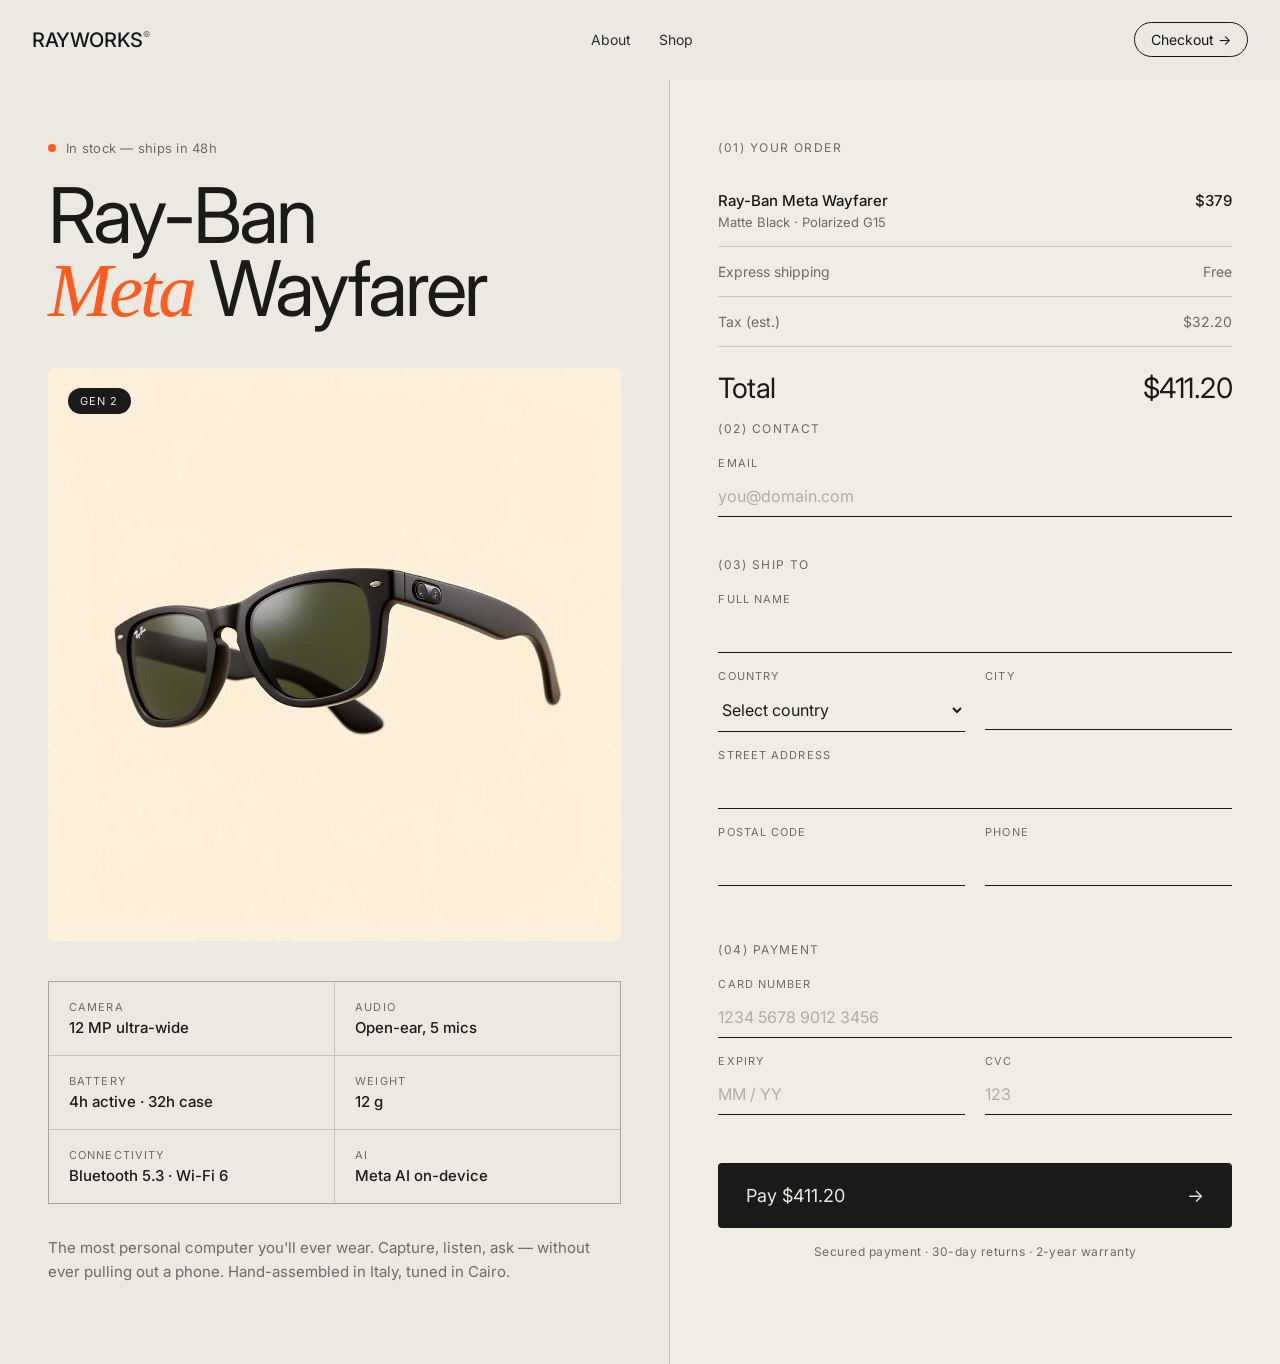
<file: public/checkout.html>
<!DOCTYPE html>
<html lang="en">
<head>
<meta charset="UTF-8" />
<meta name="viewport" content="width=device-width, initial-scale=1.0" />
<title>Checkout — Ray-Ban Meta</title>
<link rel="stylesheet" href="https://fonts.googleapis.com/css2?family=Inter:wght@300;400;500;600&display=swap">
<link rel="stylesheet" href="about.css" />
<link rel="stylesheet" href="checkout.css" />
</head>
<body>

<header class="nav">
  <a class="logo" href="../Rejouice-main/Rejouice-main/index.html" style="cursor: pointer;">RAYWORKS<span>®</span></a>
  <nav class="nav-links">
    <a href="./about.html">About</a>
    <a href="./checkout.html">Shop</a>
  </nav>
  <a href="#pay" class="nav-cta">Checkout →</a>
</header>

<main class="checkout-wrap">

  <!-- LEFT: Product -->
  <section class="product">
    <p class="eyebrow"><span class="dot"></span> In stock — ships in 48h</p>

    <h1 class="p-title">Ray-Ban<br/><em>Meta</em> Wayfarer</h1>

    <div class="product-img">
      <img src="./glasses.jpg" alt="Ray-Ban Meta Wayfarer smart glasses" />
      <span class="badge">Gen 2</span>
    </div>

    <div class="specs">
      <div><span class="label">Camera</span><span class="value">12 MP ultra-wide</span></div>
      <div><span class="label">Audio</span><span class="value">Open-ear, 5 mics</span></div>
      <div><span class="label">Battery</span><span class="value">4h active · 32h case</span></div>
      <div><span class="label">Weight</span><span class="value">12 g</span></div>
      <div><span class="label">Connectivity</span><span class="value">Bluetooth 5.3 · Wi-Fi 6</span></div>
      <div><span class="label">AI</span><span class="value">Meta AI on-device</span></div>
    </div>

    <p class="desc">
      The most personal computer you'll ever wear. Capture, listen, ask —
      without ever pulling out a phone. Hand-assembled in Italy, tuned in Cairo.
    </p>
  </section>

  <!-- RIGHT: Checkout -->
  <aside class="checkout" id="pay">

    <p class="section-tag">(01) Your order</p>
    <div class="line">
      <div>
        <p class="line-name">Ray-Ban Meta Wayfarer</p>
        <p class="line-meta">Matte Black · Polarized G15</p>
      </div>
      <span class="price">$379</span>
    </div>
    <div class="line subtle">
      <span>Express shipping</span><span>Free</span>
    </div>
    <div class="line subtle">
      <span>Tax (est.)</span><span>$32.20</span>
    </div>
    <div class="line total">
      <span>Total</span><span>$411.20</span>
    </div>

    <form id="pay-form" novalidate>

      <p class="section-tag">(02) Contact</p>
      <div class="field">
        <label for="email">Email</label>
        <input id="email" name="email" type="email" placeholder="you@domain.com" required />
        <span class="error-message" id="email-error"></span>
      </div>

      <p class="section-tag">(03) Ship to</p>
      <div class="field">
        <label for="name">Full name</label>
        <input id="name" name="name" type="text" required />
        <span class="error-message" id="name-error"></span>
      </div>
      <div class="grid-2">
        <div class="field">
          <label for="country">Country</label>
          <select id="country" name="country" required>
            <option value="">Select country</option>
            <option>Egypt</option>
            <option>United States</option>
            <option>United Kingdom</option>
            <option>France</option>
            <option>Germany</option>
            <option>Italy</option>
            <option>UAE</option>
            <option>Saudi Arabia</option>
            <option>Japan</option>
            <option>Australia</option>
          </select>
          <span class="error-message" id="country-error"></span>
        </div>
        <div class="field">
          <label for="city">City</label>
          <input id="city" name="city" type="text" required />
          <span class="error-message" id="city-error"></span>
        </div>
      </div>
      <div class="field">
        <label for="address">Street address</label>
        <input id="address" name="address" type="text" required />
        <span class="error-message" id="address-error"></span>
      </div>
      <div class="grid-2">
        <div class="field">
          <label for="zip">Postal code</label>
          <input id="zip" name="zip" type="text" required />
          <span class="error-message" id="zip-error"></span>
        </div>
        <div class="field">
          <label for="phone">Phone</label>
          <input id="phone" name="phone" type="tel" required />
          <span class="error-message" id="phone-error"></span>
        </div>
      </div>

      <p class="section-tag">(04) Payment</p>
      <div class="field">
        <label for="card">Card number</label>
        <input id="card" name="card" type="text" inputmode="numeric" placeholder="1234 5678 9012 3456" maxlength="19" required />
        <span class="error-message" id="card-error"></span>
      </div>
      <div class="grid-2">
        <div class="field">
          <label for="exp">Expiry</label>
          <input id="exp" name="exp" type="text" placeholder="MM / YY" maxlength="7" required />
          <span class="error-message" id="exp-error"></span>
        </div>
        <div class="field">
          <label for="cvc">CVC</label>
          <input id="cvc" name="cvc" type="text" inputmode="numeric" placeholder="123" maxlength="4" required />
          <span class="error-message" id="cvc-error"></span>
        </div>
      </div>

      <button type="submit" class="pay-btn">
        <span>Pay $411.20</span>
        <span class="arrow">→</span>
      </button>

      <p class="fineprint">
        Secured payment · 30-day returns · 2-year warranty
      </p>
    </form>

  </aside>

</main>

<div class="success" id="success">
  <div class="success-card">
    <p class="eyebrow"><span class="dot"></span> Order confirmed</p>
    <h2>Thank you,<br/><em id="success-name">friend</em>.</h2>
    <p>Your Ray-Ban Meta is on the way to <span id="success-loc">your address</span>.</p>
    <a href="/about.html" class="cta-link">Back to studio <span>↗</span></a>
  </div>
</div>

<script src="checkout.js"></script>
</body>
</html>
</file>
<file: public/about.css>
* { margin: 0; padding: 0; box-sizing: border-box; }

:root {
  --bg: #ece9e2;
  --ink: #1a1a1a;
  --muted: #6b6b66;
  --accent: #ff5b1f;
  --line: rgba(26,26,26,0.18);
  --display: 'PP Neue Montreal', 'Inter', -apple-system, sans-serif;
  --body: 'Inter', -apple-system, sans-serif;
}

html { scroll-behavior: smooth; }

body {
  background: var(--bg);
  color: var(--ink);
  font-family: var(--body);
  font-weight: 400;
  -webkit-font-smoothing: antialiased;
  overflow-x: hidden;
}

/* NAV */
.nav {
  position: fixed; top: 0; left: 0; right: 0;
  display: flex; justify-content: space-between; align-items: center;
  padding: 22px 32px;
  z-index: 50;
  mix-blend-mode: difference;
  color: #fff;
}
.logo { font-family: var(--display); font-size: 20px; font-weight: 500; letter-spacing: -0.02em; text-decoration: none; color: inherit; }
.logo span { font-size: 11px; vertical-align: super; opacity: .6; }
.nav-links { display: flex; gap: 28px; }
.nav-links a { color: inherit; text-decoration: none; font-size: 14px; opacity: .9; }
.nav-cta { color: inherit; text-decoration: none; font-size: 14px; border: 1px solid currentColor; padding: 8px 16px; border-radius: 999px; }

/* HERO */
.hero {
  min-height: 100vh;
  padding: 140px 32px 80px;
  display: flex; flex-direction: column; justify-content: space-between;
}
.eyebrow {
  display: flex; align-items: center; gap: 10px;
  font-size: 13px; color: var(--muted); letter-spacing: 0.02em;
}
.dot { width: 8px; height: 8px; border-radius: 50%; background: var(--accent); display: inline-block; }

.display {
  font-family: var(--display);
  font-size: clamp(56px, 13vw, 220px);
  font-weight: 400;
  line-height: 0.92;
  letter-spacing: -0.04em;
  margin-top: 60px;
}
.display em { font-style: italic; font-family: 'Times New Roman', serif; font-weight: 400; color: var(--accent); }

.hero-meta {
  display: grid; grid-template-columns: repeat(3, 1fr); gap: 24px;
  border-top: 1px solid var(--line);
  padding-top: 24px;
  margin-top: 80px;
}
.hero-meta .label { display: block; font-size: 11px; text-transform: uppercase; letter-spacing: 0.1em; color: var(--muted); margin-bottom: 6px; }
.hero-meta .value { font-size: 15px; }

/* MARQUEE */
.marquee {
  border-top: 1px solid var(--line);
  border-bottom: 1px solid var(--line);
  overflow: hidden;
  padding: 28px 0;
}
.marquee-track {
  display: flex; gap: 40px; white-space: nowrap;
  font-family: var(--display); font-size: clamp(40px, 7vw, 90px); font-weight: 400; letter-spacing: -0.03em;
  animation: scroll 30s linear infinite;
}
.marquee-track span:nth-child(even) { color: var(--accent); }
@keyframes scroll {
  from { transform: translateX(0); }
  to { transform: translateX(-50%); }
}

/* SECTIONS */
.section-tag { font-size: 12px; text-transform: uppercase; letter-spacing: 0.12em; color: var(--muted); margin-bottom: 60px; }

.manifesto { padding: 160px 32px; }
.big-text {
  font-family: var(--display);
  font-size: clamp(28px, 4.2vw, 64px);
  font-weight: 400;
  line-height: 1.08;
  letter-spacing: -0.025em;
  max-width: 1300px;
}

/* FOUNDERS */
.founders { padding: 120px 32px; border-top: 1px solid var(--line); }
.founder-grid { display: grid; grid-template-columns: 1fr 1fr; gap: 60px; }
.founder-img {
  aspect-ratio: 4/5;
  border-radius: 4px;
  margin-bottom: 28px;
  position: relative;
  overflow: hidden;
  transition: transform .6s ease;
  background-size: cover;
  background-position: center;
}
.founder-img.ali {
  background-image: url('Ali.jpeg');
}
.founder-img.nour {
  background-image: url('Nour.jpeg');
}
.founder:hover .founder-img { transform: scale(0.98); }
.founder h3 { font-family: var(--display); font-size: 32px; font-weight: 400; letter-spacing: -0.02em; }
.founder .role { color: var(--muted); font-size: 14px; margin-top: 4px; margin-bottom: 16px; }
.founder .bio { font-size: 16px; line-height: 1.55; max-width: 520px; }

/* NUMBERS */
.numbers { padding: 140px 32px; border-top: 1px solid var(--line); }
.num-grid { display: grid; grid-template-columns: repeat(4, 1fr); gap: 32px; border-top: 1px solid var(--line); padding-top: 40px; }
.num { font-family: var(--display); font-size: clamp(56px, 7vw, 110px); font-weight: 400; letter-spacing: -0.04em; line-height: 1; display: block; }
.num-grid p { font-size: 13px; color: var(--muted); margin-top: 12px; text-transform: uppercase; letter-spacing: 0.08em; }

/* CTA */
.cta { padding: 180px 32px; border-top: 1px solid var(--line); }
.display-2 { font-family: var(--display); font-size: clamp(48px, 9vw, 160px); font-weight: 400; line-height: 0.95; letter-spacing: -0.04em; margin-bottom: 60px; }
.cta-link { font-family: var(--display); font-size: clamp(24px, 3vw, 40px); color: var(--ink); text-decoration: none; border-bottom: 1px solid var(--ink); padding-bottom: 6px; transition: color .3s; }
.cta-link:hover { color: var(--accent); border-color: var(--accent); }
.cta-link span { display: inline-block; transition: transform .3s; }
.cta-link:hover span { transform: translate(4px, -4px); }

/* FOOT */
.foot {
  display: flex; justify-content: space-between; flex-wrap: wrap; gap: 16px;
  padding: 32px;
  border-top: 1px solid var(--line);
  font-size: 12px; color: var(--muted);
  text-transform: uppercase; letter-spacing: 0.08em;
}

/* REVEAL */
.reveal { opacity: 0; transform: translateY(40px); transition: opacity 1s ease, transform 1s ease; }
.reveal.in { opacity: 1; transform: none; }

/* RESPONSIVE */
@media (max-width: 760px) {
  .nav-links { display: none; }
  .hero-meta { grid-template-columns: 1fr; }
  .founder-grid { grid-template-columns: 1fr; }
  .num-grid { grid-template-columns: 1fr 1fr; }
}
</file>
<file: public/checkout.css>
/* CHECKOUT — extends about.css tokens */

.checkout-wrap {
  display: grid;
  grid-template-columns: 1.1fr 1fr;
  gap: 0;
  min-height: 100vh;
  padding-top: 80px;
}

/* PRODUCT SIDE */
.product {
  padding: 60px 48px 80px;
  border-right: 1px solid var(--line);
}
.p-title {
  font-family: var(--display);
  font-size: clamp(48px, 6vw, 96px);
  font-weight: 400;
  line-height: 0.95;
  letter-spacing: -0.04em;
  margin: 24px 0 40px;
}
.p-title em { font-style: italic; font-family: 'Times New Roman', serif; color: var(--accent); }

.product-img {
  position: relative;
  background: #f5f2ea;
  border-radius: 6px;
  overflow: hidden;
  aspect-ratio: 1/1;
  margin-bottom: 40px;
}
.product-img img { width: 100%; height: 100%; object-fit: cover; display: block; transition: transform .8s ease; }
.product-img:hover img { transform: scale(1.04); }
.badge {
  position: absolute; top: 20px; left: 20px;
  background: var(--ink); color: var(--bg);
  font-size: 11px; letter-spacing: 0.1em; text-transform: uppercase;
  padding: 6px 12px; border-radius: 999px;
}

.specs {
  display: grid; grid-template-columns: 1fr 1fr; gap: 1px;
  background: var(--line);
  border: 1px solid var(--line);
  margin-bottom: 32px;
}
.specs > div {
  background: var(--bg);
  padding: 18px 20px;
  display: flex; flex-direction: column; gap: 4px;
}
.specs .label { font-size: 11px; text-transform: uppercase; letter-spacing: 0.1em; color: var(--muted); }
.specs .value { font-size: 15px; font-weight: 500; }

.desc { font-size: 15px; line-height: 1.6; color: var(--muted); max-width: 560px; }

/* CHECKOUT SIDE */
.checkout {
  padding: 60px 48px 80px;
  background: #f0ede5;
}
.checkout .section-tag { margin-bottom: 20px; margin-top: 40px; }
.checkout .section-tag:first-child { margin-top: 0; }

.line {
  display: flex; justify-content: space-between; align-items: flex-start;
  padding: 16px 0;
  border-bottom: 1px solid var(--line);
  font-size: 15px;
}
.line.subtle { color: var(--muted); font-size: 14px; }
.line.total {
  font-family: var(--display);
  font-size: 28px; font-weight: 400; letter-spacing: -0.02em;
  border-bottom: none; padding-top: 24px;
}
.line-name { font-weight: 500; }
.line-meta { font-size: 13px; color: var(--muted); margin-top: 4px; }
.price { font-weight: 500; }

/* FORM */
.field { margin-bottom: 16px; }
.field label {
  display: block;
  font-size: 11px; text-transform: uppercase; letter-spacing: 0.1em;
  color: var(--muted); margin-bottom: 6px;
}
.field input, .field select {
  width: 100%;
  background: transparent;
  border: none;
  border-bottom: 1px solid var(--ink);
  padding: 10px 0;
  font-family: var(--body);
  font-size: 16px;
  color: var(--ink);
  outline: none;
  border-radius: 0;
  transition: border-color .2s;
}
.field input:focus, .field select:focus { border-bottom-color: var(--accent); border-bottom-width: 2px; padding-bottom: 9px; }
.field input::placeholder { color: rgba(26,26,26,0.3); }
.field.error input, .field.error select { border-bottom-color: #c0392b; border-bottom-width: 2px; padding-bottom: 9px; }
.error-message {
  display: none;
  color: #c0392b;
  font-size: 12px;
  margin-top: 4px;
  letter-spacing: 0.04em;
}
.field.error .error-message {
  display: block;
}

.grid-2 { display: grid; grid-template-columns: 1fr 1fr; gap: 20px; }

.pay-btn {
  display: flex; justify-content: space-between; align-items: center;
  width: 100%;
  background: var(--ink);
  color: var(--bg);
  border: none;
  padding: 22px 28px;
  font-family: var(--display);
  font-size: 18px;
  letter-spacing: -0.01em;
  cursor: pointer;
  margin-top: 32px;
  border-radius: 4px;
  transition: background .3s;
}
.pay-btn:hover { background: var(--accent); }
.pay-btn .arrow { transition: transform .3s; }
.pay-btn:hover .arrow { transform: translateX(6px); }
.pay-btn.loading { opacity: .6; pointer-events: none; }

.fineprint {
  text-align: center;
  font-size: 12px;
  color: var(--muted);
  margin-top: 16px;
  letter-spacing: 0.04em;
}

/* SUCCESS OVERLAY */
.success {
  position: fixed; inset: 0;
  background: var(--bg);
  z-index: 100;
  display: none;
  align-items: center; justify-content: center;
  padding: 32px;
  opacity: 0;
  transition: opacity .4s;
}
.success.show { display: flex; opacity: 1; }
.success-card { max-width: 600px; text-align: left; }
.success-card h2 {
  font-family: var(--display);
  font-size: clamp(56px, 9vw, 140px);
  font-weight: 400; line-height: 0.95; letter-spacing: -0.04em;
  margin: 24px 0 32px;
}
.success-card h2 em { font-style: italic; font-family: 'Times New Roman', serif; color: var(--accent); }
.success-card p { font-size: 18px; margin-bottom: 40px; }

/* RESPONSIVE */
@media (max-width: 900px) {
  .checkout-wrap { grid-template-columns: 1fr; }
  .product { border-right: none; border-bottom: 1px solid var(--line); padding: 40px 24px; }
  .checkout { padding: 40px 24px; }
  .grid-2 { grid-template-columns: 1fr; gap: 0; }
}
</file>
